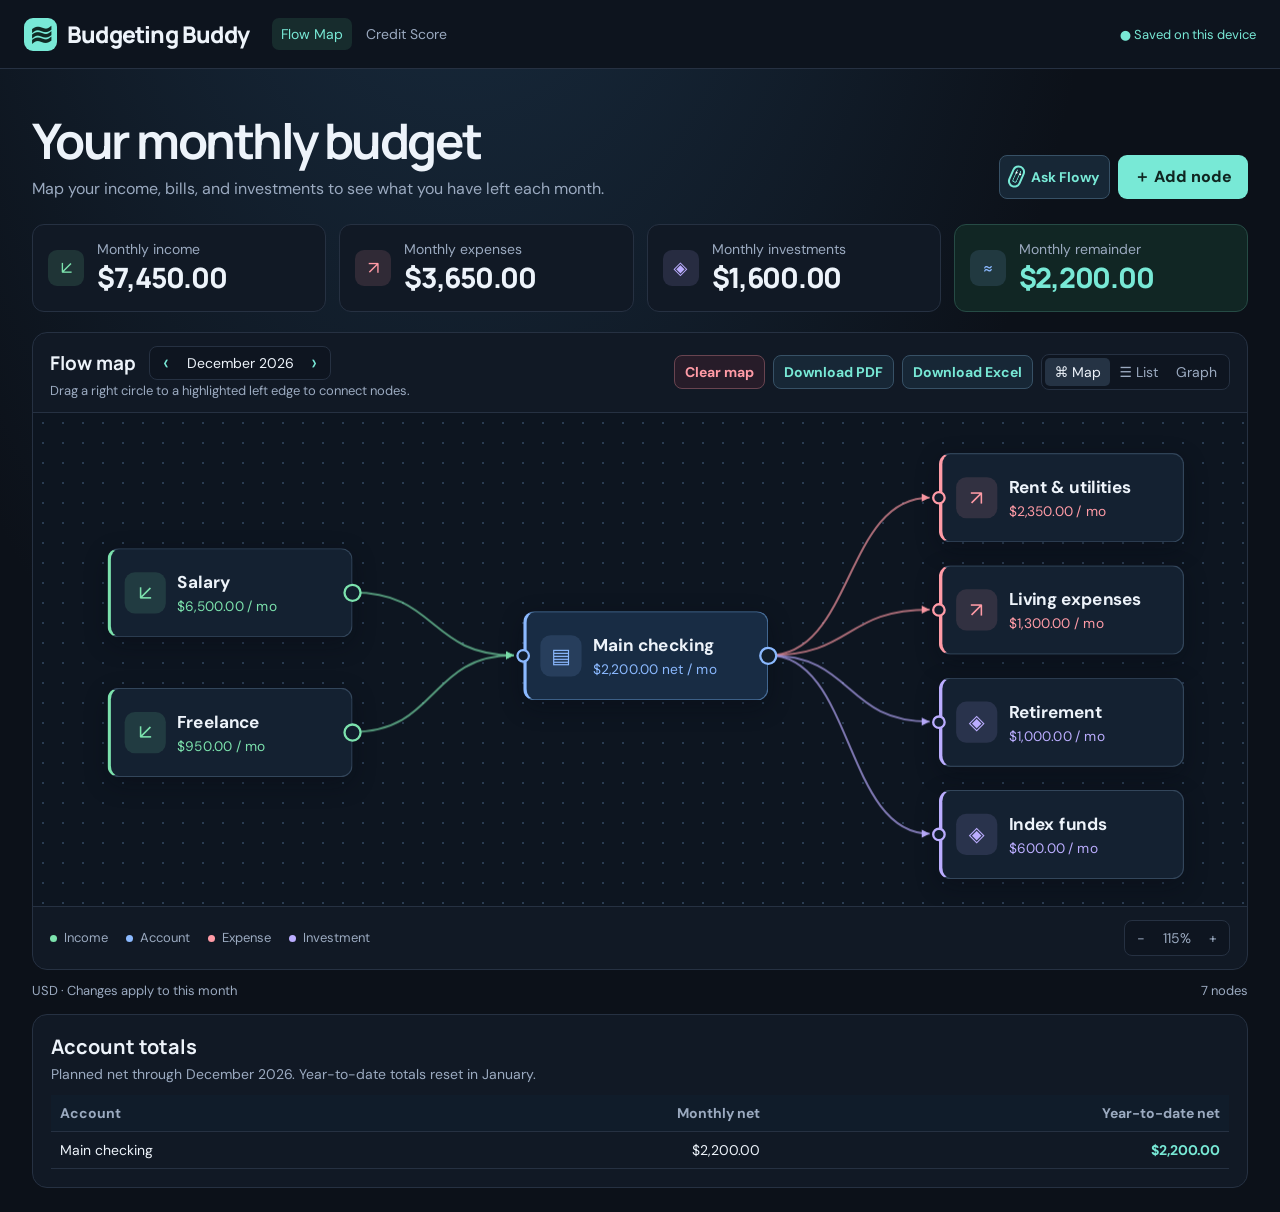
<file: index.html>
<!doctype html>
<html lang="en"><head><meta charset="utf-8"><meta name="viewport" content="width=device-width,initial-scale=1"><meta name="description" content="Build a monthly budget, map how money moves between accounts, and see what you have left."><title>Budgeting Buddy — Visual Budget Planner</title><link rel="stylesheet" href="style.css?v=budget-graph-1"></head>
<body>
<header class="top"><a class="brand" href="./"><span class="mark">≋</span> Budgeting Buddy</a><nav class="site-nav" aria-label="Workspace"><a href="./" aria-current="page">Flow Map</a><a id="credit-link" href="credit.html">Credit Score</a></nav><span id="status" class="saved" role="status">● Saved on this device</span></header>
<main>
<section class="intro"><div><h1>Your monthly budget</h1><p>Map your income, bills, and investments to see what you have left each month.</p></div><div class="intro-actions"><button class="download flowy-trigger" id="ask-flowy" type="button" aria-controls="flowy" aria-expanded="false"><span class="flowy-icon" aria-hidden="true"><i></i></span> Ask Flowy</button><button class="primary" id="add">＋ Add node</button></div></section>
<section class="metrics" aria-label="Monthly totals">
<article><span class="badge income">↙</span><div>Monthly income<strong id="income"></strong></div></article>
<article><span class="badge expense">↗</span><div>Monthly expenses<strong id="expense"></strong></div></article>
<article><span class="badge investment">◈</span><div>Monthly investments<strong id="investment"></strong></div></article>
<article class="net"><span class="badge account">≈</span><div>Monthly remainder<strong id="net"></strong></div></article>
</section>
<div class="planner-layout"><section class="board"><header class="boardhead"><div><div class="map-title"><h2>Flow map</h2><div class="month-picker" role="group" aria-label="Budget month"><button type="button" id="prev-month" aria-label="Previous month">‹</button><time id="budget-month" aria-live="polite"></time><button type="button" id="next-month" aria-label="Next month">›</button></div></div><p id="view-help">Drag a right circle to a highlighted left edge to connect nodes.</p></div><div class="board-actions"><button type="button" id="clear-map" class="download clear-map" aria-expanded="false" aria-controls="clear-map-confirmation">Clear map</button><button type="button" id="download-pdf" class="download">Download PDF</button><button type="button" id="download" class="download">Download Excel</button><div class="switch" aria-label="View"><button id="map" aria-pressed="true">⌘ Map</button><button id="list" aria-pressed="false">☰ List</button><button type="button" id="graph" aria-pressed="false" aria-controls="graph-view">Graph</button></div></div></header>
<section id="clear-map-confirmation" class="clear-map-confirmation" aria-label="Confirm clearing the Flow Map" hidden>
<p id="clear-map-description"></p><p id="clear-map-error" role="status"></p>
<div><button type="button" id="cancel-clear-map" class="download">Cancel</button><button type="button" id="confirm-clear-map" class="download clear-map">Clear this month</button></div>
</section>
<p id="connection-status" class="report-status" role="status"></p><div id="viewport"><div id="surface"><canvas id="edges" aria-hidden="true"></canvas><div id="nodes"></div></div></div><div id="listView" hidden></div>
<section id="graph-view" class="graph-view" aria-labelledby="graph-title" hidden>
<div class="graph-heading"><h3 id="graph-title">Monthly budget</h3><p id="graph-status" aria-live="polite"></p></div>
<div class="legend graph-legend" aria-label="Chart series"><span class="income">Income</span><span class="expense">Expenses</span><span class="investment">Investments</span><span class="graph-remainder">Remainder</span></div>
<div class="graph-scroll" id="graph-scroll" tabindex="0" aria-label="Monthly budget chart, scroll for more months">
<div class="graph-chart" id="graph-chart"></div></div>
</section>
<footer id="map-footer"><div class="legend"><span class="income">Income</span><span class="account">Account</span><span class="expense">Expense</span><span class="investment">Investment</span></div><div class="zoom" id="zoom"><button id="out" aria-label="Zoom out">−</button><button id="fit" title="Fit map">100%</button><button id="in" aria-label="Zoom in">+</button></div></footer></section>
<aside id="flowy" class="flowy-panel" aria-labelledby="flowy-title" hidden>
<header class="flowy-head"><span class="flowy-avatar" aria-hidden="true"><span class="flowy-icon"><i></i></span></span><h2 id="flowy-title" tabindex="-1">Ask Flowy</h2><button type="button" id="close-flowy" aria-label="Close Ask Flowy">×</button></header>
<div class="flowy-body">
<p>Ask about your budget or try a spending change.</p>
<div class="flowy-prompts" aria-label="Budget questions">
<button type="button" data-question="summary">How does my budget look?</button>
<button type="button" data-question="accounts">Which accounts run short?</button>
<button type="button" data-question="expenses">Where could I cut spending?</button>
</div>
<form id="flowy-scenario"><label for="flowy-cut">What if I cut monthly expenses by</label><div class="flowy-input"><input id="flowy-cut" type="number" min="0.01" step=".01" max="999999999" required placeholder="USD"><button class="download" type="submit">Calculate</button></div></form>
<form id="flowy-chat" hidden><label for="flowy-question">Ask a question</label><div class="flowy-input"><input id="flowy-question" type="text" maxlength="500" required><button class="download" type="submit">Ask</button></div><p class="flowy-note">Uses on-device AI. Your plan stays in this browser.</p></form>
<div id="flowy-answer" class="flowy-answer" role="status" aria-live="polite" hidden></div>
</div></aside></div>
<p id="report-status" class="report-status" role="status"></p><div class="footnote"><span id="month-note"></span><span id="count"></span></div>
<section class="board credit-box account-rollup" aria-labelledby="account-rollup-title">
<h2 id="account-rollup-title">Account totals</h2><p id="account-period"></p>
<div class="loan-table-wrap"><table class="loan-table"><thead><tr><th scope="col">Account</th><th scope="col">Monthly net</th><th scope="col">Year-to-date net</th></tr></thead><tbody id="account-rollup-body"></tbody></table></div>
</section>
</main>
<dialog id="editor"><form id="form"><div class="dialoghead"><h2 id="dialogTitle">Add node</h2><button id="close" type="button" aria-label="Close">×</button></div><label>Node type<select name="type"><option value="income">Income</option><option value="account">Account</option><option value="expense">Expense</option><option value="investment">Investment</option></select></label><label>Name<input name="label" required maxlength="48" placeholder="e.g. Rent"></label><label id="fundingModeLabel" hidden>Investment funding<select name="fundingMode"><option value="fixed">Fixed monthly amount</option><option value="percent">Percentage of available account funds</option></select></label><label id="investmentShareLabel" hidden>Percentage<input name="investmentShare" type="number" required min=".01" max="100" step=".01" value="10"></label><label id="amountLabel">Monthly amount (USD)<input name="amount" type="number" required min="0" max="999999999" step=".01" value="0"></label><label id="accountLabel"><span id="direction"></span><select name="account"></select></label><p id="help" aria-live="polite"></p><button type="button" class="download" id="node-connections" hidden>Edit percentage allocations</button><div class="actions"><button type="button" id="remove">Delete node</button><button class="primary" type="submit">Save node</button></div></form></dialog>
<dialog id="connection-editor"><form id="connection-form">
<div class="dialoghead"><h2 id="connection-title">Edit connections</h2><button id="close-connection" type="button" aria-label="Close">×</button></div>
<p id="connection-help"></p><div id="allocation-fields"></div><p id="allocation-status" aria-live="polite"></p>
<div class="actions"><button class="primary" type="submit">Save connections</button></div>
</form></dialog>
<script src="vendor/fflate.js"></script><script src="excel.js"></script><script src="report.js"></script><script src="plan.js?v=clear-map-2"></script><script src="connections.js"></script><script src="connection-editor.js"></script><script src="budget-graph.js"></script><script src="app.js?v=budget-graph-1"></script><script src="flowy.js"></script></body></html>
</file>
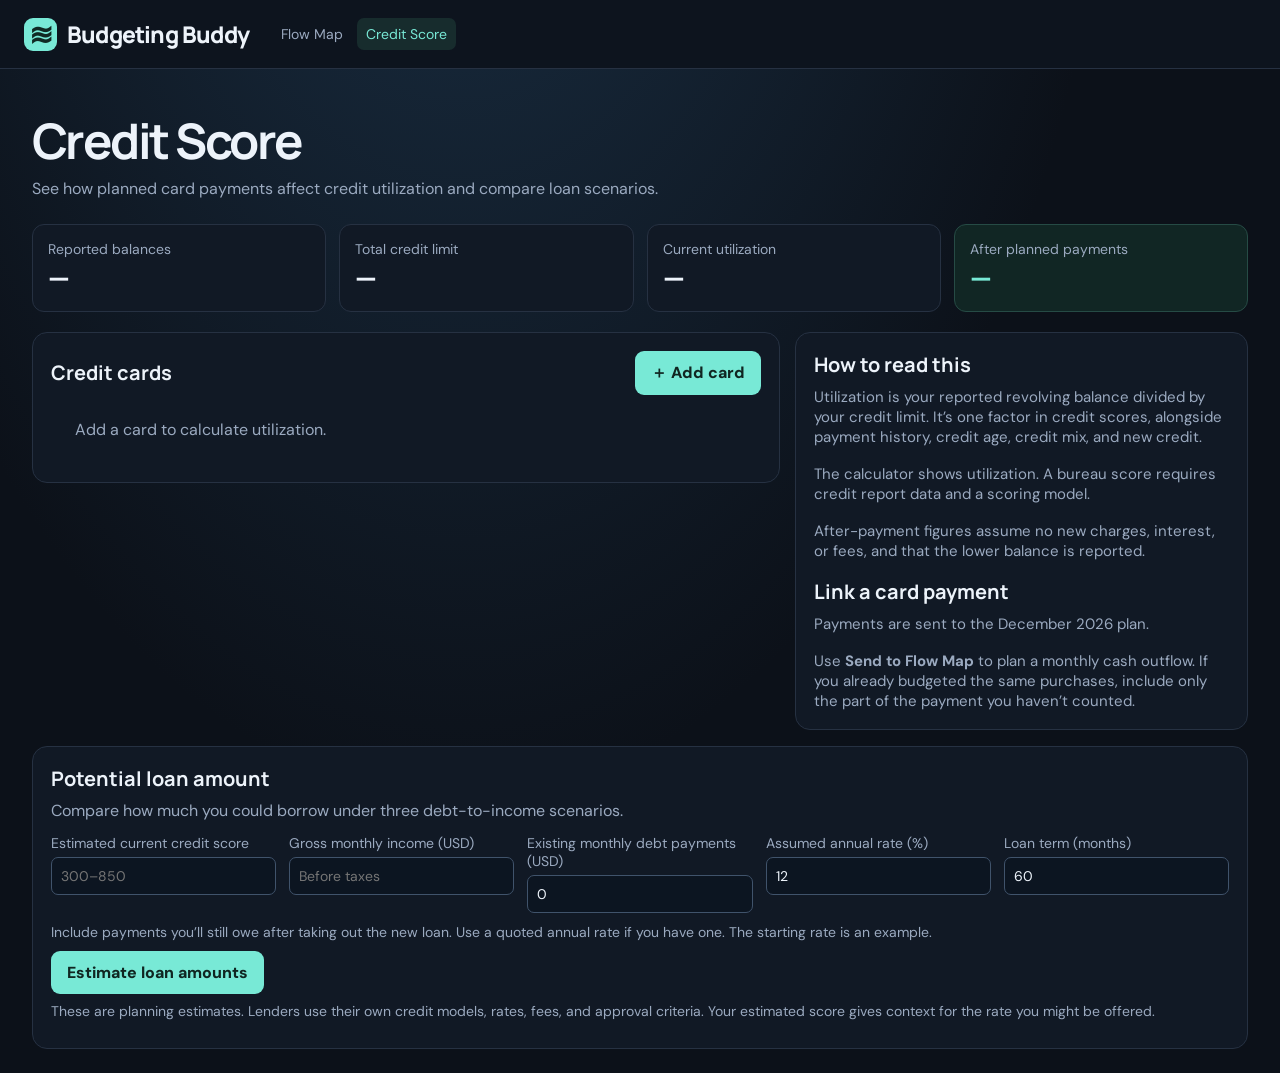
<file: credit.html>
<!doctype html>
<html lang="en">
<head>
  <meta charset="utf-8"><meta name="viewport" content="width=device-width, initial-scale=1">
  <meta name="description" content="Compare credit utilization, plan card payments, and estimate borrowing scenarios with Budgeting Buddy.">
  <title>Credit Score — Budgeting Buddy</title><link rel="stylesheet" href="style.css">
</head>
<body>
<header class="top"><a class="brand" href="./"><span class="mark">≋</span> Budgeting Buddy</a><nav class="site-nav" aria-label="Workspace"><a id="flow-map-link" href="./">Flow Map</a><a href="credit.html" aria-current="page">Credit Score</a></nav></header>
<main>
  <section class="intro"><div><h1>Credit Score</h1><p>See how planned card payments affect credit utilization and compare loan scenarios.</p></div></section>
  <section class="metrics credit-metrics" aria-label="Credit utilization summary">
    <article><div>Reported balances<strong id="credit-balance">—</strong></div></article>
    <article><div>Total credit limit<strong id="credit-limit">—</strong></div></article>
    <article><div>Current utilization<strong id="credit-use">—</strong></div></article>
    <article class="net"><div>After planned payments<strong id="credit-after">—</strong></div></article>
  </section>
  <div class="credit-layout">
    <section class="board credit-box" aria-labelledby="cards-heading">
      <header class="credit-heading"><h2 id="cards-heading">Credit cards</h2><button class="primary" id="add-card" type="button">＋ Add card</button></header>
      <div id="card-list"></div>
      <p id="credit-status" role="status"></p>
    </section>
    <aside class="board credit-box credit-guide">
      <h2>How to read this</h2>
      <p>Utilization is your reported revolving balance divided by your credit limit. It’s one factor in credit scores, alongside payment history, credit age, credit mix, and new credit.</p>
      <p>The calculator shows utilization. A bureau score requires credit report data and a scoring model.</p>
      <p>After-payment figures assume no new charges, interest, or fees, and that the lower balance is reported.</p>
      <h2>Link a card payment</h2><p id="credit-plan-month"></p>
      <p>Use <strong>Send to Flow Map</strong> to plan a monthly cash outflow. If you already budgeted the same purchases, include only the part of the payment you haven’t counted.</p>
    </aside>
  </div>
  <section class="board credit-box loan-box" aria-labelledby="loan-heading">
    <h2 id="loan-heading">Potential loan amount</h2>
    <p>Compare how much you could borrow under three debt-to-income scenarios.</p>
    <form id="loan-form">
      <div class="loan-fields">
        <label>Estimated current credit score<input name="score" type="number" min="300" max="850" step="1" required placeholder="300–850"></label>
        <label>Gross monthly income (USD)<input name="income" type="number" min="1" max="999999999" step=".01" required placeholder="Before taxes"></label>
        <label>Existing monthly debt payments (USD)<input name="debt" type="number" min="0" max="999999999" step=".01" value="0" required></label>
        <label>Assumed annual rate (%)<input name="apr" type="number" min="0" max="100" step=".01" value="12" required></label>
        <label>Loan term (months)<input name="term" type="number" min="1" max="480" step="1" value="60" required></label>
      </div>
      <p class="loan-note">Include payments you’ll still owe after taking out the new loan. Use a quoted annual rate if you have one. The starting rate is an example.</p>
      <button class="primary" type="submit">Estimate loan amounts</button>
    </form>
    <div id="loan-results" hidden>
      <h3 id="loan-score" tabindex="-1"></h3>
      <p id="loan-context"></p>
      <div class="loan-table-wrap"><table class="loan-table">
        <thead><tr><th scope="col">Total debt-to-income</th><th scope="col">New monthly payment</th><th scope="col">Estimated loan</th></tr></thead>
        <tbody id="loan-scenarios"></tbody>
      </table></div>
      <p class="loan-note" id="loan-assumptions"></p>
    </div>
    <p class="loan-note">These are planning estimates. Lenders use their own credit models, rates, fees, and approval criteria. Your estimated score gives context for the rate you might be offered.</p>
  </section>
</main>
<dialog id="card-editor">
  <form id="card-form">
    <div class="dialoghead"><h2 id="card-editor-title">Add card</h2><button id="close-card" type="button" aria-label="Close">×</button></div>
    <label>Card nickname<input name="label" required maxlength="40" placeholder="e.g. Everyday card"></label>
    <label>Reported balance (USD)<input name="balance" type="number" required min="0" max="999999999" step=".01"></label>
    <label>Credit limit (USD)<input name="creditLimit" type="number" required min=".01" max="999999999" step=".01"></label>
    <label>Planned monthly payment (USD)<input name="payment" type="number" required min="0" max="999999999" step=".01"></label>
    <label>Paying account<select name="account"></select></label>
    <p id="card-help"></p>
    <div class="actions"><button class="download" id="remove-card" type="button">Remove card</button><button class="primary" type="submit">Save card</button></div>
  </form>
</dialog>
<script src="plan.js?v=clear-map-2"></script><script src="credit.js"></script><script src="loan.js"></script>
</body>
</html>
</file>
<file: style.css>
@import url('https://fonts.googleapis.com/css2?family=DM+Sans:wght@400;500;600;650;700&family=Manrope:wght@500;600;700;800&display=swap');
:root{color-scheme:dark;--bg:#0c1119;--panel:#111925;--line:#263142;--ink:#edf3fa;--muted:#9baac0;--cyan:#78e9d6;--green:#7ce2ad;--pink:#ff9ba6;--purple:#bbadff;--blue:#8bb9ff}
*{box-sizing:border-box}body{margin:0;background:radial-gradient(ellipse at 36% -40%,#1b3248 0,transparent 58%),var(--bg);color:var(--ink);font:16px 'DM Sans',system-ui,sans-serif}button,input,select{font:inherit}button{cursor:pointer;color:inherit}button:focus-visible,a:focus-visible,input:focus-visible,select:focus-visible{outline:2px solid var(--cyan);outline-offset:3px}button:hover{filter:brightness(1.17)}.top{height:69px;border-bottom:1px solid var(--line);display:flex;align-items:center;gap:23px;padding:0 max(24px,calc((100vw - 1280px)/2));background:#0d141e}.brand{color:var(--ink);text-decoration:none;font:800 23px Manrope,sans-serif;letter-spacing:-.8px;display:flex;gap:10px;align-items:center}.mark{display:grid;place-items:center;width:33px;height:33px;border-radius:9px;background:var(--cyan);color:#102923;font-size:29px;line-height:1}.workspace{color:var(--muted);font-size:14px;border-left:1px solid var(--line);padding-left:23px}.saved{margin-left:auto;color:var(--cyan);font-size:13px;white-space:nowrap}main{width:min(1280px,calc(100% - 64px));margin:38px auto 24px}.intro{display:flex;justify-content:space-between;align-items:end;gap:16px;margin-bottom:25px}.eyebrow{color:var(--cyan);font-size:13px;font-weight:800;letter-spacing:.15em}h1,h2{font-family:Manrope,system-ui,sans-serif;margin:0}h1{font-size:clamp(30px,5vw,49px);line-height:1.16;letter-spacing:-.052em;margin:6px 0 8px}p{color:var(--muted);margin:0}.primary{background:var(--cyan);color:#102621;border:0;border-radius:9px;padding:11px 16px;font-weight:800;white-space:nowrap}.metrics{display:grid;grid-template-columns:repeat(4,1fr);gap:13px;margin-bottom:20px}.metrics article{display:flex;align-items:center;gap:13px;padding:15px;background:var(--panel);border:1px solid var(--line);border-radius:12px;color:var(--muted);font-size:14px}.metrics .net{background:#112624;border-color:#264b45}.metrics strong{display:block;font:800 clamp(18px,2.6vw,28px) Manrope,sans-serif;color:var(--ink);letter-spacing:-.045em}.net strong{color:var(--cyan)}.badge{width:36px;height:36px;flex:none;display:grid;place-items:center;border-radius:9px;color:var(--tone);background:color-mix(in srgb,var(--tone) 13%,transparent);font-size:18px}.income{--tone:var(--green)}.expense{--tone:var(--pink)}.investment{--tone:var(--purple)}.account{--tone:var(--blue)}.board{border:1px solid var(--line);border-radius:15px;overflow:hidden;background:var(--panel)}.boardhead,footer{display:flex;justify-content:space-between;align-items:center;padding:13px 17px;gap:12px}.boardhead h2{font-size:19px}.boardhead p{font-size:13px;margin-top:2px}.switch,.zoom{display:flex;align-items:center;background:#0e1520;border:1px solid var(--line);border-radius:8px;padding:3px}.switch button,.zoom button,.dialoghead button{background:transparent;border:0;padding:5px 9px;border-radius:5px;font-size:14px;color:var(--muted);white-space:nowrap}.switch [aria-pressed=true]{background:#253344;color:var(--ink)}#viewport{height:clamp(420px,55vh,660px);background-color:#0d1520;background-image:radial-gradient(#2a3c51 1px,transparent 1px);background-size:20px 20px;overflow:auto;border-block:1px solid var(--line);position:relative}#surface{position:relative;transform-origin:top left}canvas,#nodes{position:absolute;left:0;top:0}.node{position:absolute;width:214px;height:78px;text-align:left;border:1px solid #33465b;border-left:3px solid var(--tone);border-radius:10px;background:#142131;box-shadow:0 6px 20px #060a1255;color:var(--ink);padding:10px 12px;display:flex;gap:10px;align-items:center;touch-action:none;user-select:none;cursor:grab}.node.account{background:#182c44;border-color:#49709c;border-left-color:var(--tone)}.node:active{cursor:grabbing}.node strong,.node small{display:block;overflow:hidden;text-overflow:ellipsis;white-space:nowrap}.node strong{font-size:15px}.node small{font-size:12px;color:var(--tone);margin-top:3px}.node .info{min-width:0}.ports{position:absolute;inset:0;pointer-events:none}.ports i{position:absolute;top:calc(50% - 4px);width:8px;height:8px;border:1px solid var(--tone);background:#152031;border-radius:50%}.ports i:first-child{left:-6px}.ports i:last-child{right:-5px}.legend{display:flex;flex-wrap:wrap;gap:8px 18px;color:var(--muted);font-size:13px}.legend span::before{content:'';display:inline-block;width:7px;height:7px;border-radius:50%;background:var(--tone);margin-right:7px}.footnote{display:flex;justify-content:space-between;margin-top:12px;color:var(--muted);font-size:13px}#listView{min-height:300px;padding:0 17px;border-block:1px solid var(--line)}.row{width:100%;display:grid;grid-template-columns:1.4fr 1fr 1fr;gap:10px;color:var(--ink);text-align:left;border:0;border-bottom:1px solid var(--line);background:transparent;padding:13px 0}.row span:nth-child(2){color:var(--muted)}.row span:last-child{text-align:right}dialog{background:#152030;color:var(--ink);border:1px solid #40536b;border-radius:15px;width:min(430px,calc(100% - 30px));padding:23px}dialog::backdrop{background:#060a12ba}.dialoghead,.actions{display:flex;justify-content:space-between;align-items:center;gap:10px}.dialoghead button{font-size:23px}label{display:block;margin:13px 0 0;color:var(--muted);font-size:14px}input,select{display:block;width:100%;margin-top:5px;background:#0c1521;color:var(--ink);border:1px solid #40536b;border-radius:7px;padding:9px}#help{font-size:13px;margin-top:12px}.actions{margin-top:18px}.actions .primary{margin-left:auto}#remove{color:var(--pink);background:transparent;border:1px solid #694450;border-radius:8px;padding:8px}.empty{padding:24px;color:var(--muted)}[hidden]{display:none!important}
@media(max-width:760px){main{width:calc(100% - 30px);margin-top:25px}.metrics{grid-template-columns:repeat(2,1fr);gap:8px}.metrics article{padding:10px;gap:8px}.metrics .badge{width:29px;height:29px}.workspace{display:none}.intro{align-items:start}.intro .primary{margin-top:21px;padding:9px}.top{padding-inline:15px}.legend{gap:6px 10px}footer,.boardhead{padding-inline:10px}}
.board-actions{display:flex;align-items:center;justify-content:flex-end;gap:8px;flex-wrap:wrap}.download{background:#172736;border:1px solid #375166;border-radius:8px;color:var(--cyan);font-size:14px;font-weight:700;padding:7px 10px;white-space:nowrap}
@media(max-width:440px){.boardhead{align-items:flex-start}.board-actions{flex-direction:column;align-items:flex-end}}
.report-status{font-size:14px;margin-top:9px}.report-status:empty{display:none}.download:disabled{cursor:wait;opacity:.7}
.intro-actions{display:flex;flex-wrap:wrap;justify-content:flex-end;gap:8px}
.flowy-trigger{display:inline-flex;align-items:center;gap:8px}
.planner-layout:has(.flowy-panel:not([hidden])){display:grid;grid-template-columns:minmax(0,1fr) minmax(280px,340px);gap:14px;align-items:start}
.flowy-panel{border:1px solid #32554e;background:var(--panel);border-radius:15px;overflow:hidden}
.flowy-head{display:flex;align-items:center;gap:12px;padding:12px 15px;background:#122722;border-bottom:1px solid #32554e}
.flowy-head h2{font-size:19px}
.flowy-head button{margin-left:auto;background:transparent;border:0;color:var(--muted);font-size:24px}
.flowy-avatar{display:grid;place-items:center;width:40px;height:40px;background:#1b4137;border-radius:12px}
.flowy-icon{position:relative;display:inline-block;width:13px;height:23px;border:2px solid var(--cyan);border-radius:8px;transform:rotate(24deg);flex:none}
.flowy-icon::before{content:'';position:absolute;inset:2px 2px 3px;border:1px solid var(--cyan);border-top-color:transparent;border-radius:5px}
.flowy-icon i{position:absolute;top:5px;left:2px;width:2px;height:2px;background:#fff;border-radius:50%;box-shadow:4px 0 #fff}
.flowy-avatar .flowy-icon{transform:rotate(24deg) scale(1.25)}
.flowy-body{padding:15px}
.flowy-prompts{display:grid;gap:7px;margin:13px 0}
.flowy-prompts button{background:#172736;border:1px solid #375166;border-radius:8px;text-align:left;padding:8px 10px;font-size:14px}
.flowy-input{display:flex;align-items:stretch;gap:6px;margin-top:5px}
.flowy-input input{margin:0;min-width:0}
.flowy-answer{border-left:2px solid var(--cyan);background:#132822;border-radius:6px;padding:10px 12px;margin-top:14px;white-space:pre-wrap;overflow-wrap:anywhere;font-size:15px;line-height:1.5}
.flowy-note{font-size:13px;margin-top:5px}
@media(max-width:900px){.planner-layout:has(.flowy-panel:not([hidden])){grid-template-columns:minmax(0,1fr)}.flowy-panel{grid-row:1}}
@media(max-width:760px){.intro-actions .primary{margin-top:0}}
.site-nav{display:flex;gap:5px;align-items:center}
.site-nav a{color:var(--muted);font-size:14px;text-decoration:none;padding:7px 9px;border-radius:7px;white-space:nowrap}
.site-nav a[aria-current=page]{color:var(--cyan);background:#172c2d}
.credit-layout{display:grid;grid-template-columns:minmax(0,1.65fr) minmax(260px,1fr);gap:15px;align-items:start}
.credit-box{padding:18px}.credit-heading,.credit-card-head,.credit-card-actions{display:flex;justify-content:space-between;align-items:center;gap:10px}
.credit-box h2{font-size:20px}.credit-guide p{margin:9px 0 17px;font-size:15px}.credit-guide p:last-child{margin-bottom:0}
.credit-card{border-top:1px solid var(--line);margin-top:15px;padding-top:13px}.credit-card h3{margin:0;overflow-wrap:anywhere}.credit-card-head span{white-space:nowrap;color:var(--cyan)}
.credit-card p{font-size:14px;margin:6px 0;overflow-wrap:anywhere}.credit-card-actions{justify-content:flex-start;flex-wrap:wrap;margin-top:9px}.credit-card-actions button{white-space:normal}
#credit-status{font-size:14px;color:var(--cyan);margin-top:10px}#credit-status:empty{display:none}#card-help{font-size:13px;margin-top:10px}
@media(max-width:760px){.credit-layout{grid-template-columns:minmax(0,1fr)}.top:has(.site-nav){flex-wrap:wrap;height:auto;min-height:69px;gap:7px 12px;padding-block:10px}.top:has(.site-nav) .saved{margin-left:0}.site-nav a{padding-inline:6px}}
.loan-box{margin-top:16px}.loan-box>p{margin-top:8px}.loan-fields{display:grid;grid-template-columns:repeat(auto-fit,minmax(min(100%,195px),1fr));gap:0 13px}.loan-note{font-size:14px;margin:10px 0}.loan-box h3{margin:0 0 5px}#loan-results{border-top:1px solid var(--line);margin-top:18px;padding-top:16px}.loan-table-wrap{overflow-x:auto;margin-top:12px}.loan-table{width:100%;border-collapse:collapse;font-size:14px}.loan-table th,.loan-table td{padding:9px;text-align:right;border-bottom:1px solid var(--line)}.loan-table th:first-child,.loan-table td:first-child{text-align:left}.loan-table th{color:var(--muted);background:#101c2a}.loan-table td:last-child{color:var(--cyan);font-weight:700}
.node-shell{position:absolute;width:214px;height:78px}.node-shell .node{position:relative;inset:0}.node-shell:focus-within,.node-shell:hover{z-index:2}.node-outlet,.node-inlet{position:absolute;top:50%;width:16px;height:16px;border:2px solid var(--tone);border-radius:50%;background:#111e2c;transform:translateY(-50%);z-index:1}.node-outlet{right:-8px;padding:0;touch-action:none;cursor:crosshair}.node-inlet{left:-6px;width:12px;height:12px;pointer-events:none}.node-shell.connection-target .node{box-shadow:inset 8px 0 #78e9d640,0 0 0 1px #78e9d680}.node-shell.connection-hover .node{box-shadow:inset 10px 0 var(--cyan),0 0 0 2px var(--cyan)}#connection-status{padding:0 17px 10px}#connection-help,#allocation-status{font-size:14px;margin-top:10px}#allocation-fields{max-height:45vh;overflow:auto;padding:0 4px 4px}#allocation-status{color:var(--cyan)}
.node-inlet{pointer-events:auto}#node-connections{margin-top:10px}
.map-title,.month-picker{display:flex;align-items:center;gap:8px}.map-title{flex-wrap:wrap;column-gap:13px}.month-picker{gap:4px;border:1px solid var(--line);border-radius:8px;background:#0e1520;padding:2px}.month-picker button{border:0;background:transparent;color:var(--cyan);border-radius:5px;width:28px;height:28px;font-size:22px;line-height:1}.month-picker button:disabled{opacity:.4;cursor:default}.month-picker time{font-size:14px;min-width:112px;text-align:center;white-space:nowrap}.account-rollup{margin-top:15px}.account-rollup p{font-size:14px;margin-top:5px}
@media(max-width:560px){.boardhead:has(.map-title){flex-wrap:wrap}.boardhead:has(.map-title) .board-actions{flex-direction:row;justify-content:flex-start}}
.clear-map{border-color:#694450;color:var(--pink);background:#271c29}.clear-map:disabled{cursor:default}
#clear-map-description,#clear-map-error{margin-top:10px}#clear-map-error:empty{display:none}
.clear-map-confirmation{padding:12px 17px;border-block-start:1px solid #694450;background:#211a24}.clear-map-confirmation>div{display:flex;flex-wrap:wrap;gap:8px;margin-top:10px}.clear-map-confirmation p:first-child{margin-top:0}
.graph-view{border-top:1px solid var(--line);padding:16px 16px 12px}.graph-heading h3{margin:0;font-size:16px}.graph-heading p{margin:6px 0 11px;font-size:14px}.graph-legend{margin-bottom:12px}.graph-remainder{--tone:var(--blue)}.graph-scroll{overflow-x:auto;padding-top:9px}.graph-chart{position:relative;display:grid;grid-template-columns:repeat(12,minmax(0,1fr));min-width:770px;padding-left:55px;--plot-height:235px;--caption-height:31px}.graph-axis{position:absolute;top:0;left:0;right:0;height:var(--plot-height);pointer-events:none}.graph-tick{position:absolute;left:0;right:0;height:1px;color:var(--muted);font-size:12px;display:flex;align-items:center;gap:6px;padding-left:2px;white-space:nowrap}.graph-tick::after{content:'';height:1px;background:var(--line);position:absolute;left:52px;right:0}.graph-zero::after{background:#637a91}.graph-month{border:0;background:transparent;padding:0;z-index:1;min-width:0;border-radius:6px}.graph-month:hover,.graph-month[aria-pressed=true]{background:#19303b70}.graph-month[aria-pressed=true] .graph-month-name{color:var(--cyan);font-weight:700}.graph-month-plot{height:var(--plot-height);position:relative;display:block;margin:0 6px}.graph-month-name{height:var(--caption-height);display:grid;place-items:center;font-size:13px;color:var(--muted)}.graph-bar{position:absolute;width:19%;border-radius:3px 3px 0 0;min-height:1px}.graph-income{left:6%;background:var(--green)}.graph-expense{left:29%;background:var(--pink)}.graph-investment{left:52%;background:var(--purple)}.graph-net{left:75%;background:var(--blue)}.graph-projected .graph-bar{opacity:.58}
</file>
